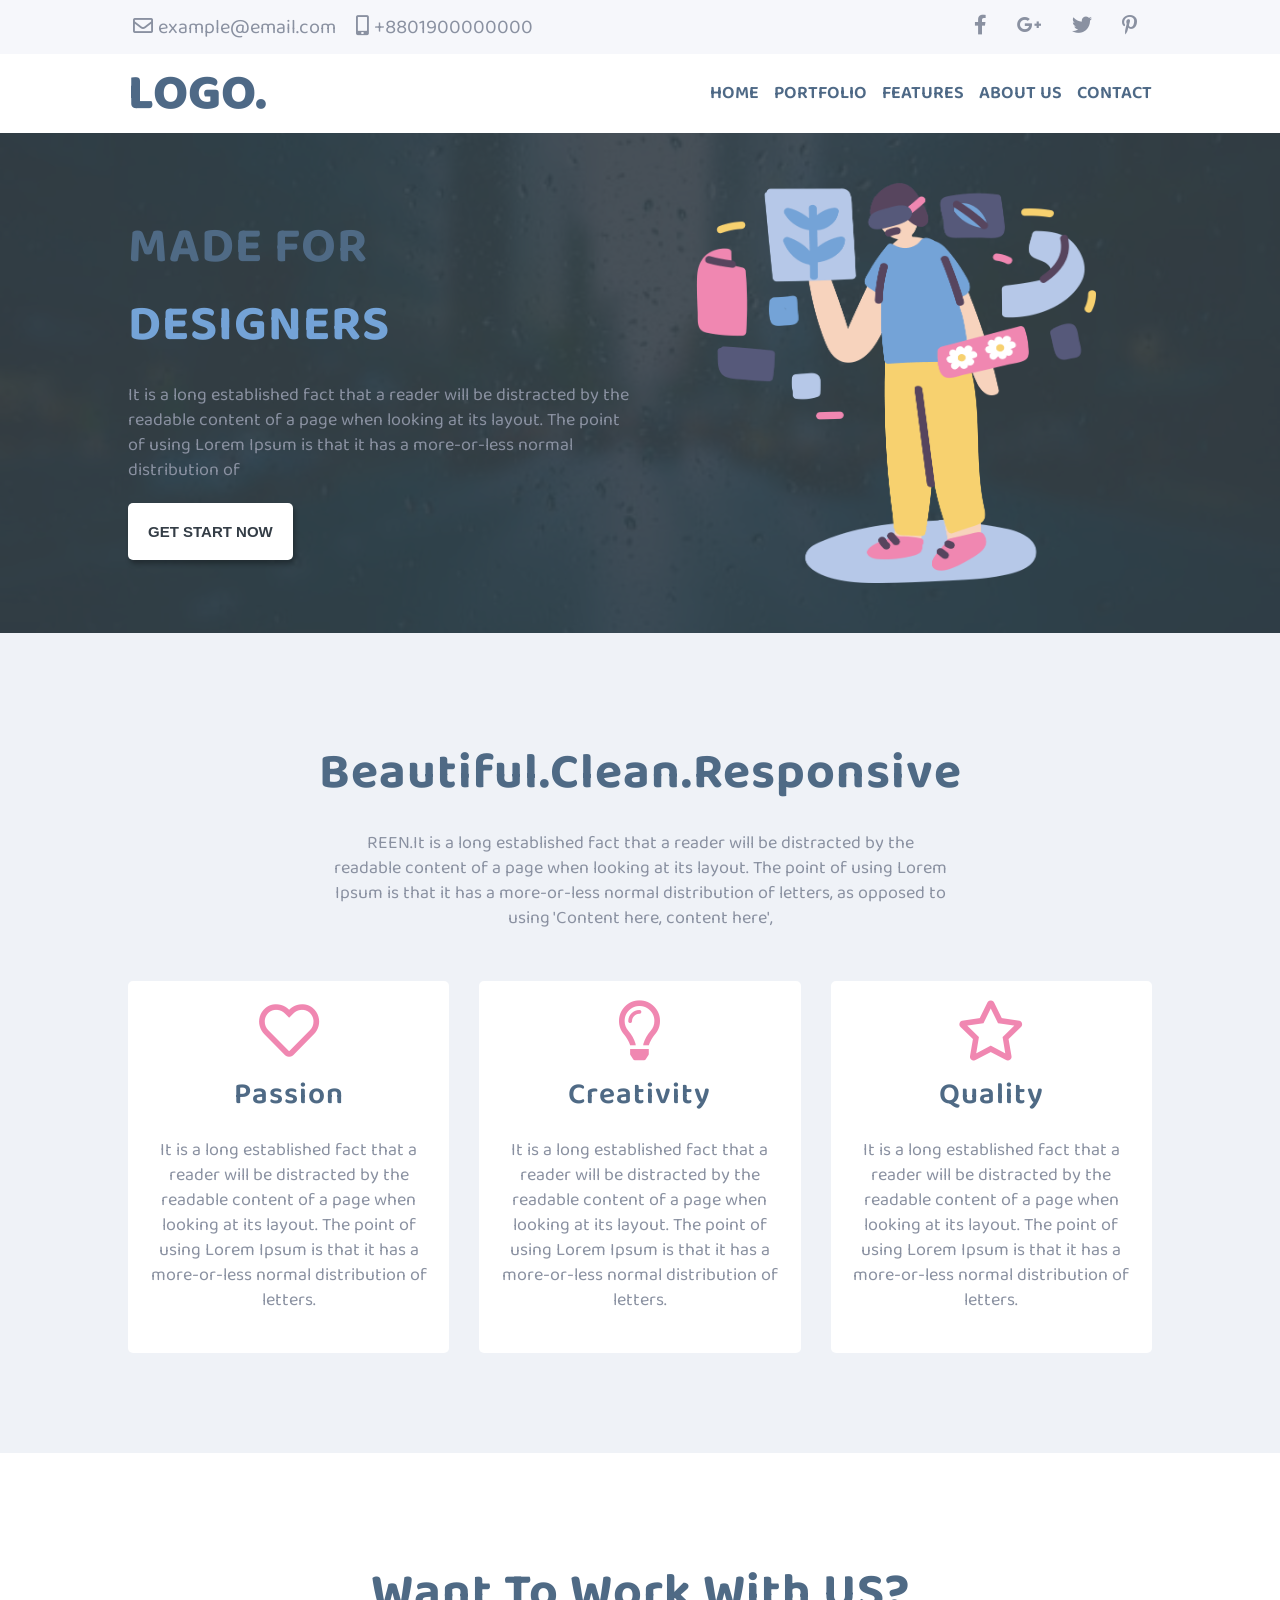
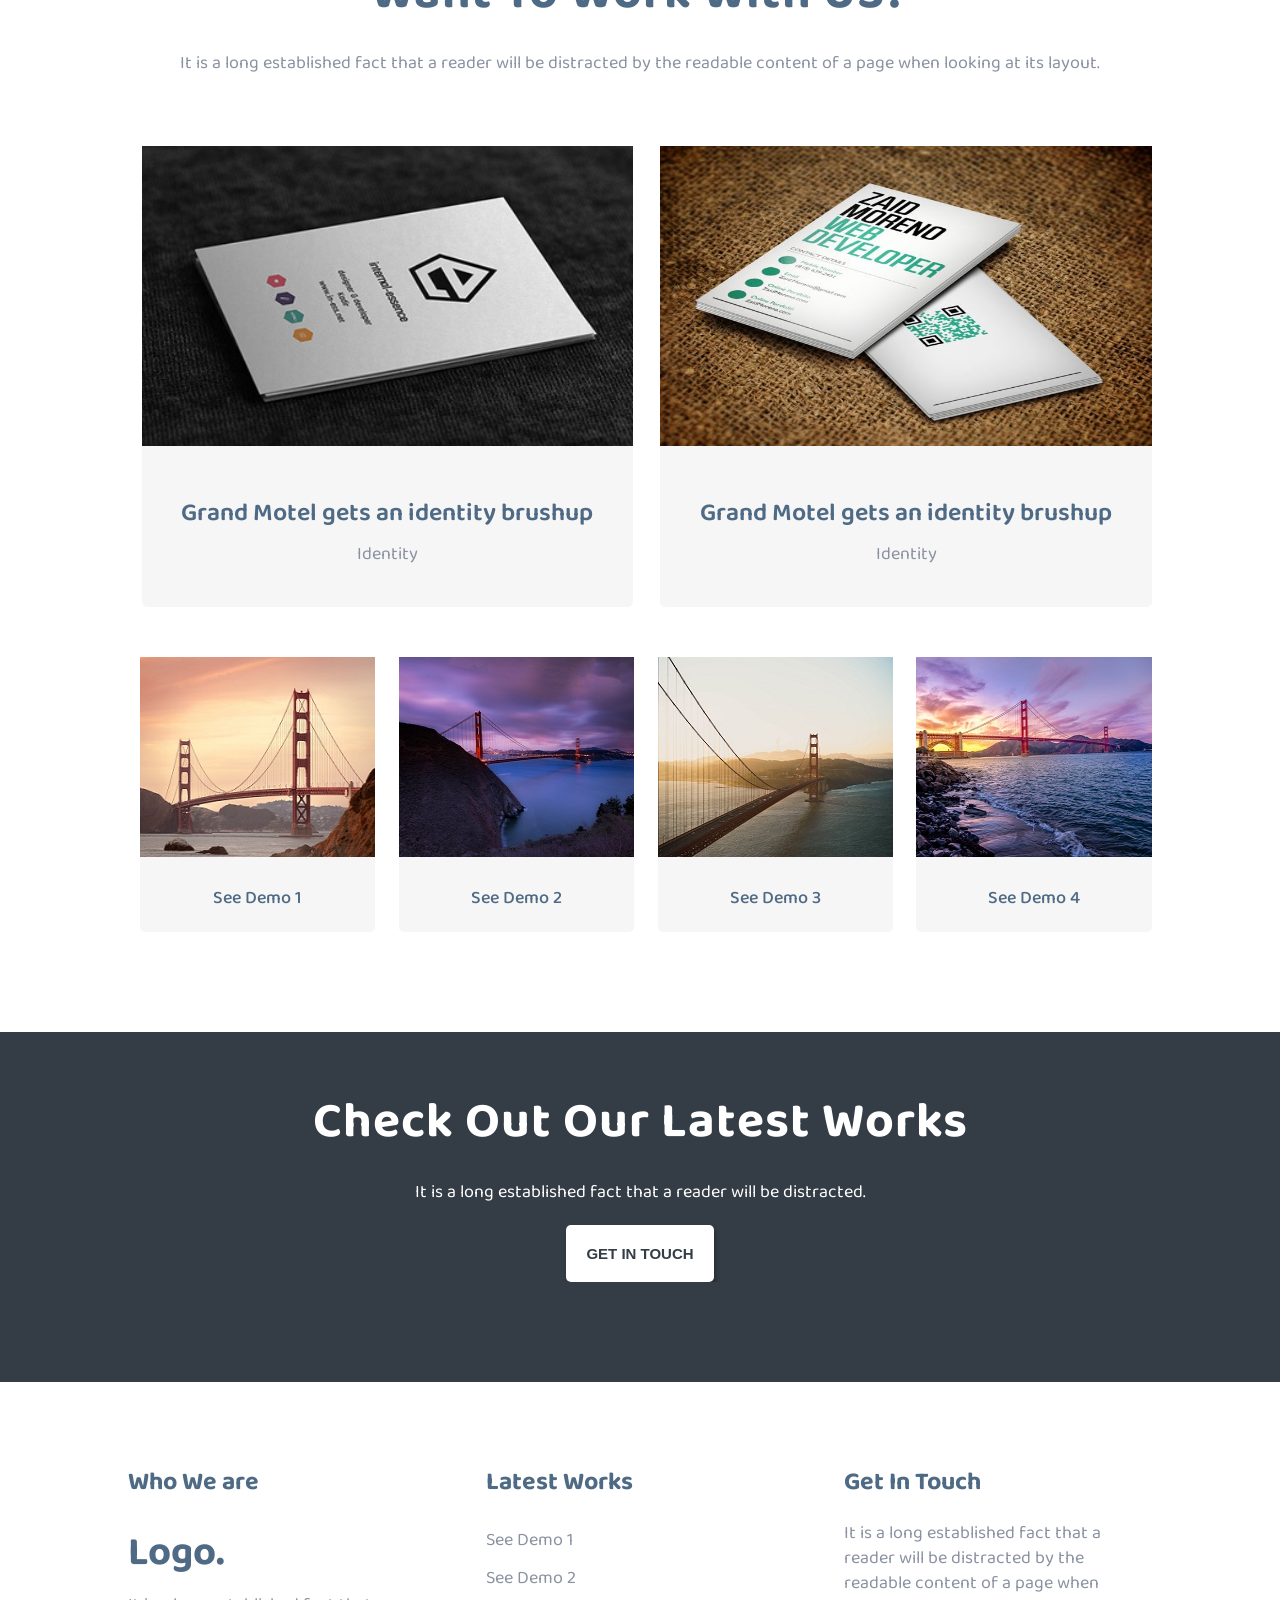
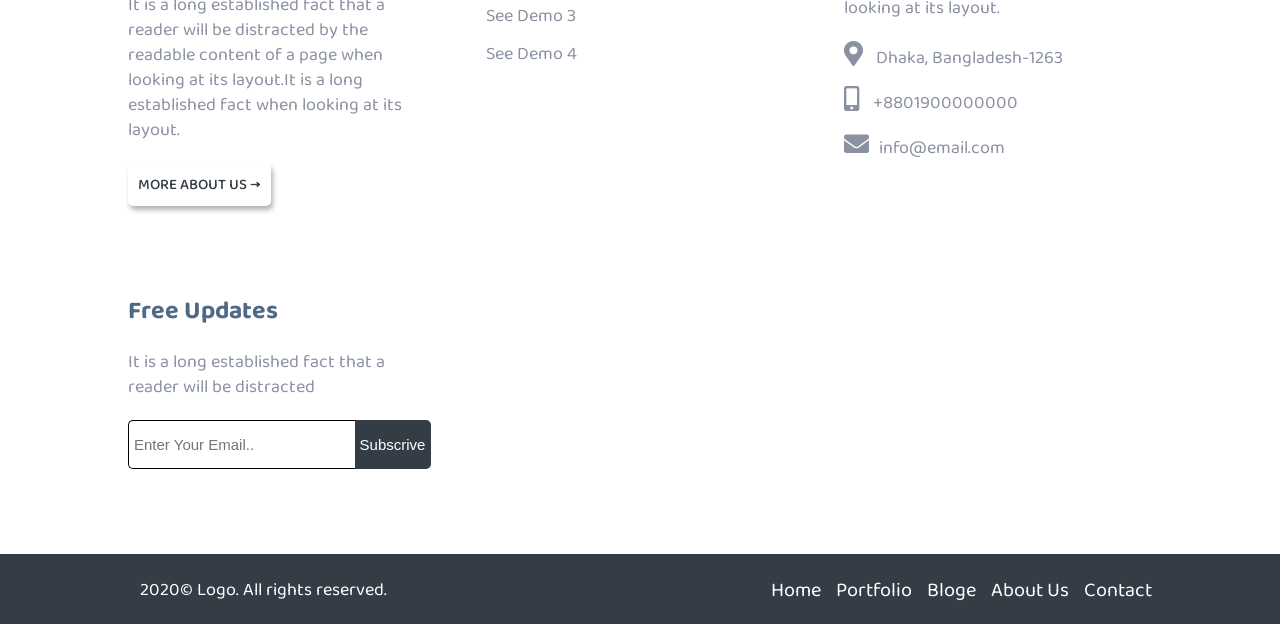
<file: index.html>
<!DOCTYPE HTML>
<html lang="en-US">
<head>
	<meta charset="UTF-8">
	<title>Logo.</title>
	<meta name="viewport" content="width=device-width, initial-scale=1.0">
	<link rel="stylesheet" href="https://use.fontawesome.com/releases/v5.2.0/css/all.css" integrity="sha384-hWVjflwFxL6sNzntih27bfxkr27PmbbK/iSvJ+a4+0owXq79v+lsFkW54bOGbiDQ" crossorigin="anonymous">
	<link rel="stylesheet" href="css/style.css" />
</head>
<body>
	<header id="header">
		<!-- Top nav -->
		
		<div class="contct_top">
			<div class="wrapper">
				<div class="row">
					 <!-- Top Left Address  -->
					<div class="cont-nav">
						<ul>
							<li><a href="#"><i class="far fa-envelope icon-padding"></i>example@email.com</a></li>
							<li><a href=""><i class="fas fa-mobile-alt"></i>+8801900000000</a></li>
						</ul>	
					</div>
					<!-- Top Right Icon -->
					<div class="cont-icon">
						<ul>
							<li><a href=""><i class="fab fa-facebook-f"></i></a></li>
							<li><a href=""><i class="fab fa-google-plus-g"></i></a></li>
							<li><a href=""><i class="fab fa-twitter"></i></a></li>
							<li ><a href=""><i class="fab fa-pinterest-p"></i></a></li>
						</ul>
					</div>
				</div>
			</div>
		</div>
		<!-- Main- Nav -->
		<div class="main-nav">
			<div class="wrapper">
				<div class="row">
					<!-- Brand Logo -->
					<a href="#" class="logo">Logo.</a>
					<!-- Main-Navbar -->
					<div class="menu-bar">
						<ul>
							<li><a href="#header" onclick="toggle()">Home</a></li>
							<li><a href="#portfolio" onclick="toggle()">Portfolio</a></li>
							<li><a href="#features" onclick="toggle()">Features</a></li>
							<li><a href="#aboutus" onclick="toggle()">About Us</a></li>
							<li><a href="#contact" onclick="toggle()">Contact</a></li>
						</ul>
					</div>
					<div class="toggle" onclick="toggle()"></div>
				</div>
			</div>
		</div>
		<!-- Hero -->
		<div class="hero">
			<div class="overlay">
				<div class="wrapper">
					<div class="row">
						<div class="hero-cont">
							<h1>MADE FOR <span>DESIGNERS</span></h1>
							<p>It is a long established fact that a reader will be distracted by the readable content of a page when looking at its layout. The point of using Lorem Ipsum is that it has a more-or-less normal distribution of</p>
							<button>Get Start Now</button>
						</div>
						<div class="hero-img">
							<img src="img/virtual-reality.png" alt="">
						</div>
					</div>
				</div>
			</div>
		</div>
	</header>
	<main>
		<!-- Personality Section -->
		<section class="sec-frst" id="features">
			<div class="wrapper">
				<div class="row">
					<div class="top-title">
						<h2>Beautiful.Clean.Responsive</h2>
						<p>REEN.It is a long established fact that a reader will be distracted by the readable content of a page when looking at its layout. The point of using Lorem Ipsum is that it has a more-or-less normal distribution of letters, as opposed to using 'Content here, content here',</p>
					</div>
				</div>
				<div class="row">
					<div class="personality">
						<div class="pers-col">
							<i class="far fa-heart"></i>
							<h4>Passion</h4>
							<p>It is a long established fact that a reader will be distracted by the readable content of a page when looking at its layout. The point of using Lorem Ipsum is that it has a more-or-less normal distribution of letters.</p>
						</div>
						<div class="pers-col">
							<i class="far fa-lightbulb"></i>
							<h4>Creativity</h4>
							<p>It is a long established fact that a reader will be distracted by the readable content of a page when looking at its layout. The point of using Lorem Ipsum is that it has a more-or-less normal distribution of letters.</p>
						</div>
						<div class="pers-col">
							<i class="far fa-star"></i>
							<h4>Quality</h4>
							<p>It is a long established fact that a reader will be distracted by the readable content of a page when looking at its layout. The point of using Lorem Ipsum is that it has a more-or-less normal distribution of letters.</p>
						</div>
					</div>
				</div>
			</div>
		</section>
		<!-- Our Work Demo -->
		<section class="sec-second" id="portfolio">
			<div class="wrapper">
				<div class="row">
					<div class="top-title">
						<h2>Want To Work With US?</h2>
						<p>It is a long established fact that a reader will be distracted by the readable content of a page when looking at its layout.</p>
					</div>
				</div>
				<div class="row">
					<div class="identity">
						<div class="iden-col">
							<img src="img/card-1.jpg" alt="">
							<h4>Grand Motel gets an identity brushup</h4>
							<p>Identity</p>
						</div>
						<div class="iden-col">
							<img src="img/card-2.jpg" alt="">
							<h4>Grand Motel gets an identity brushup</h4>
							<p>Identity</p>
						</div>
					</div>
				</div>
				<div class="row">
					<div class="demo-work">
						<div class="demo-col">
							<img src="img/sm-1.jpg" alt="">
							<h5>See Demo 1</h5>
						</div>
						<div class="demo-col">
							<img src="img/sm-2.jpg" alt="">
							<h5>See Demo 2</h5>
						</div>
						<div class="demo-col">
							<img src="img/sm-3.jpg" alt="">
							<h5>See Demo 3</h5>
						</div>
						<div class="demo-col">
							<img src="img/sm-4.jpg" alt="">
							<h5>See Demo 4</h5>
						</div>
					</div>
				</div>
			</div>
		</section>
		<!-- Get In Touch -->
		<section class="sec-third" id="contact">
			<div class="wrapper">
				<div class="row">
					<div class="top-title">
						<h2>Check Out Our Latest Works</h2>
						<p>It is a long established fact that a reader will be distracted.</p>
						<button>Get In Touch</button>
					</div>
				</div>
			</div>
		</section>
	</main>
	<!-- Footer -->
	<footer>
		<!-- Footer Links -->
		<div class="ftr-links">
			<div class="wrapper">
				<div class="row">
					<div class="ftr-links-wrap">
						<!-- About Us -->
						<div class="srt-about ftr-col">
						   <h5>Who We are</h5>
						   <h1>Logo.</h1>
						   <p class="fts">It is a long established fact that a reader will be distracted by the readable content of a page when looking at its layout.It is a long established fact  when looking at its layout.</p>
						   <a class="ftr-btn" href="#">More about us &rarr;</a>
						</div>
						<!-- Latest Work Links -->
						<div class="ftr-col lts-work">
						    <h5>Latest Works</h5>
							<div class="link">
							  	<a href="#">See Demo 1</a>
							  	<a href="#">See Demo 2</a>
							  	<a href="#">See Demo 3</a>
							  	<a href="#">See Demo 4</a>
						    </div>
						</div>
						<!-- Get In Touch -->
						<div class="ftr-col">
						   <h5>Get In Touch</h5>
						   <p>It is a long established fact that a reader will be distracted by the readable content of a page when looking at its layout.</p>
						   <i class="fas fa-map-marker-alt fti"></i> <small>Dhaka, Bangladesh-1263</small> <br />
						   <i class="fas fa-mobile-alt fti"></i> <small>+8801900000000</small> <br />
						   <i class="fas fa-envelope fti"></i><small>info@email.com</small> <br />
						</div>
						<!-- Subscribe -->
						<div class="ftr-col">
						   <h5>Free Updates</h5>
						   <p>It is a long established fact that a reader will be distracted</p>
						   <div class="ftr-form">
			                    <input type="email" placeholder="Enter Your Email.." required>
			                    <button type="button">Subscrive</button>
			               </div>
						</div>
					</div>
				</div>
			</div>
		</div>
		<div class="copyright">
			<div class="wrapper">
				<div class="row">
					<div class="cpt-wrap">
					    <p>2020&copy Logo. All rights reserved.</p>
						<ul class="ftr-nav">
					    	<li><a href="#">Home</a></li>
							<li><a href="#">Portfolio</a></li>
							<li><a href="#">Bloge</a></li>
							<li><a href="#">About Us</a></li>
							<li><a href="#">Contact</a></li>
					    </ul>
					</div>
				</div>
			</div>
		</div>
	</footer>

	
	
<script src="https://code.jquery.com/jquery-3.4.1.slim.min.js" ></script>	
<script>
	function toggle(){
		var header = document.querySelector("header");
		header.classList.toggle("active");
	}
</script>	
	
	
</body>
</html>
</file>
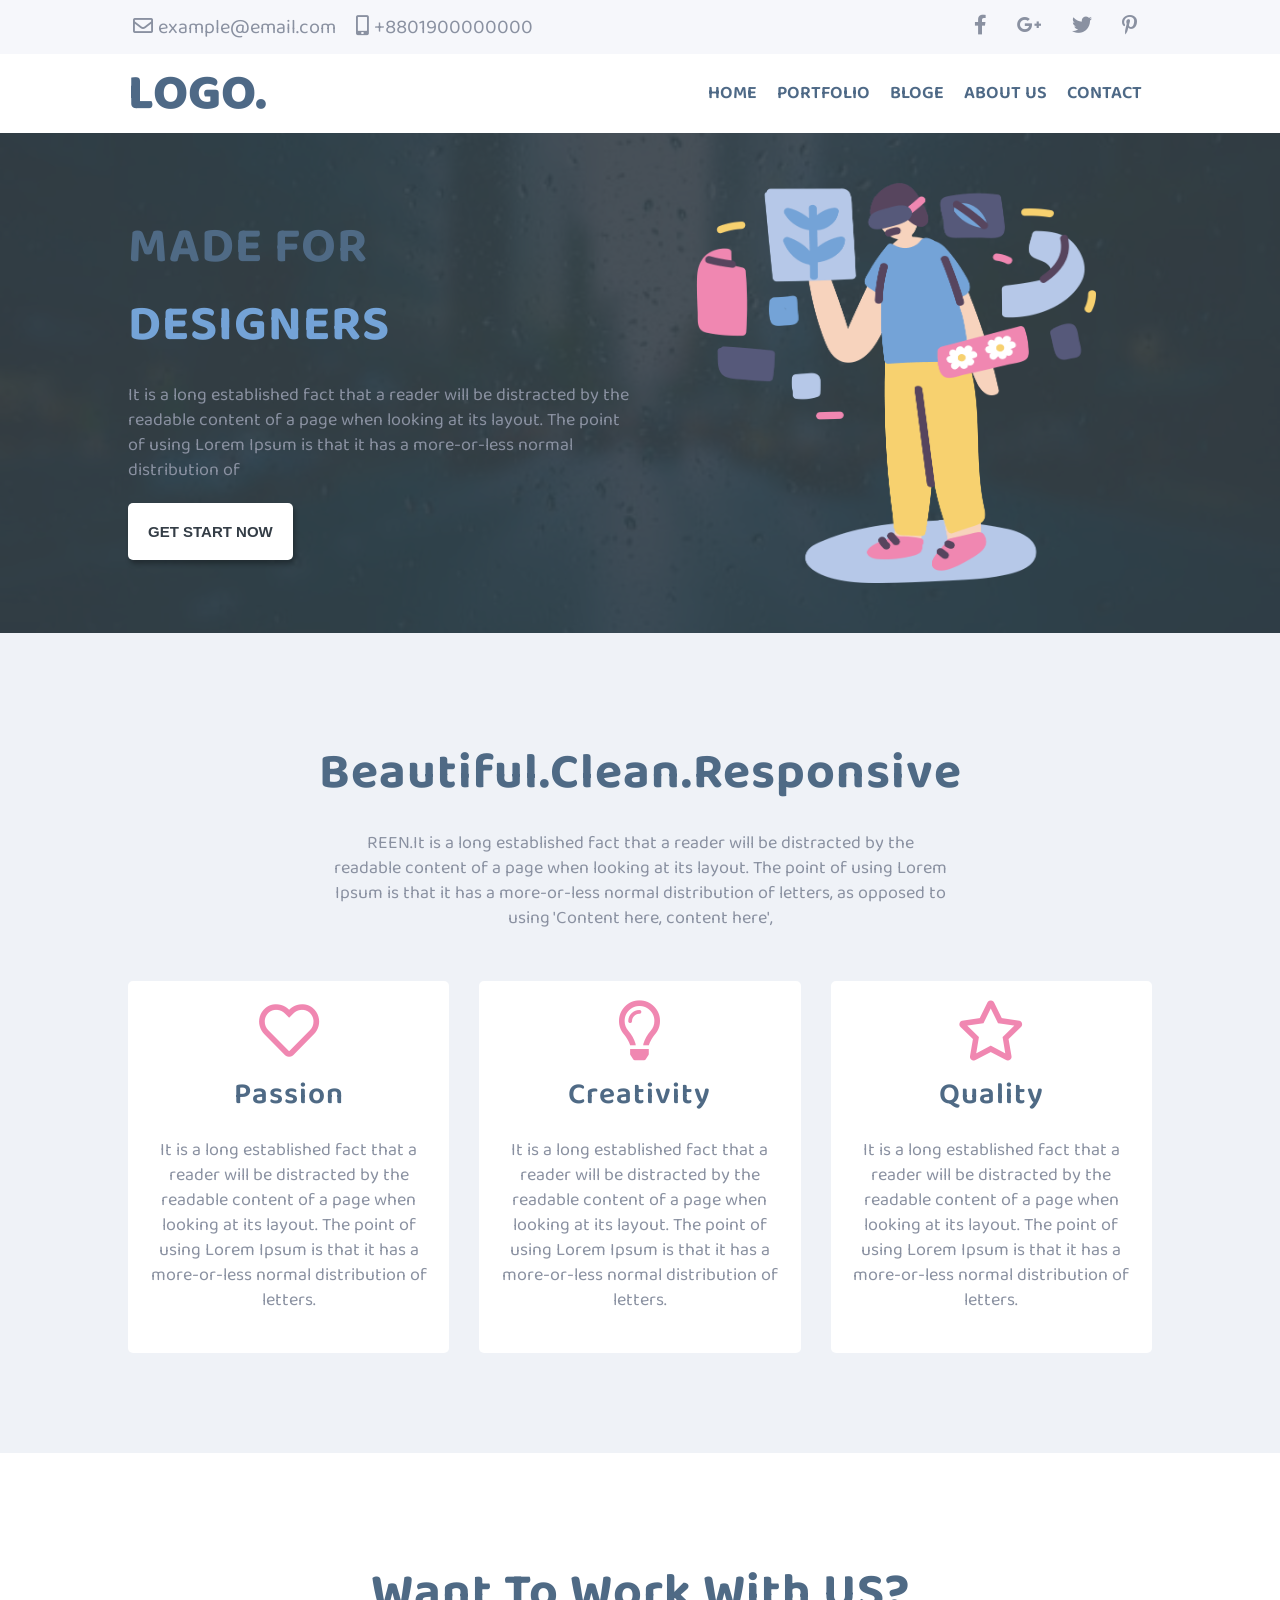
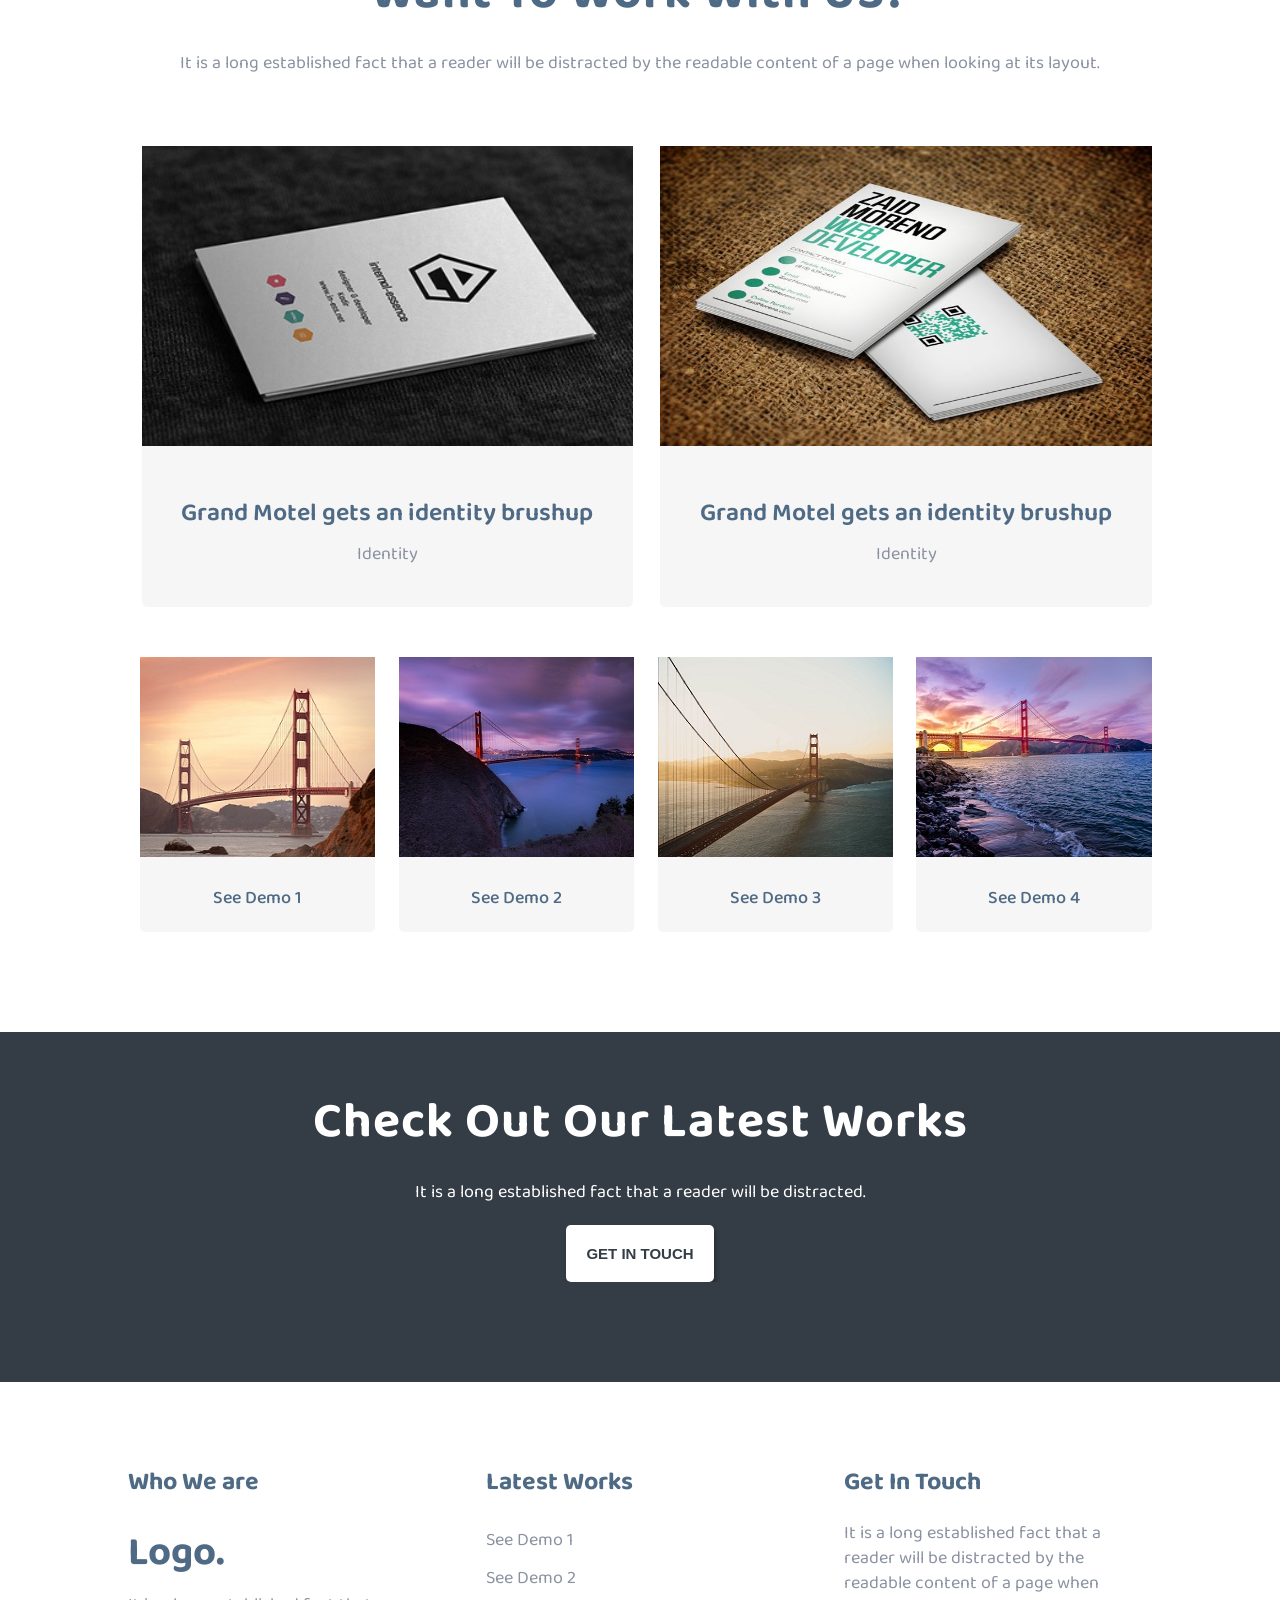
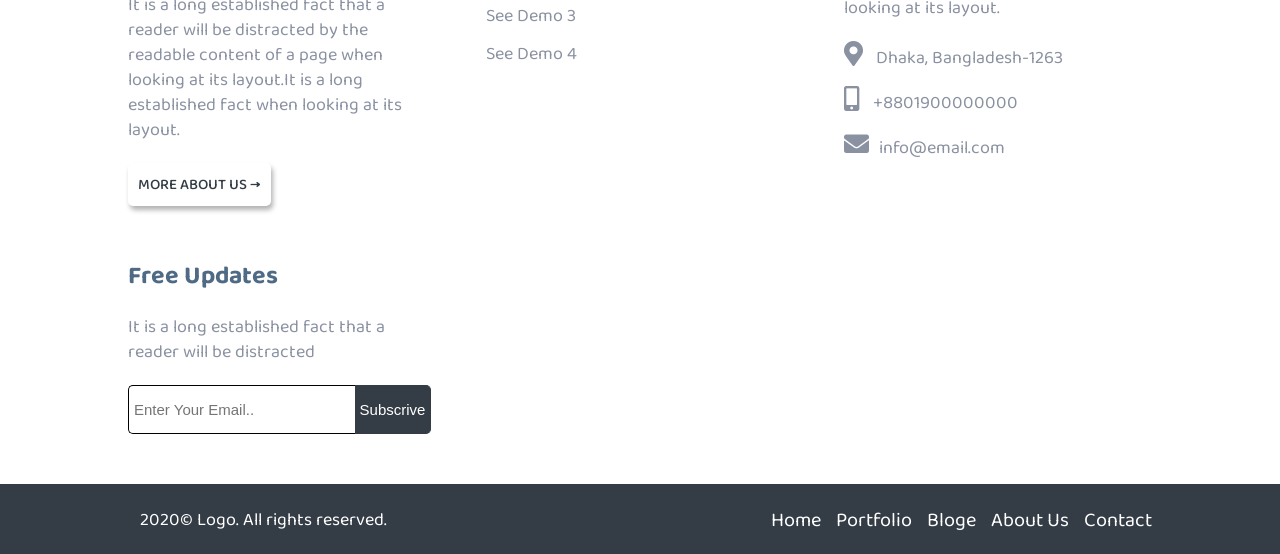
<file: logodot/index.html>
<!DOCTYPE HTML>
<html lang="en-US">
<head>
	<meta charset="UTF-8">
	<title>REEN.HOME</title>
	<meta name="viewport" content="width=device-width, initial-scale=1.0">
	<link rel="stylesheet" href="https://use.fontawesome.com/releases/v5.2.0/css/all.css" integrity="sha384-hWVjflwFxL6sNzntih27bfxkr27PmbbK/iSvJ+a4+0owXq79v+lsFkW54bOGbiDQ" crossorigin="anonymous">
	<link rel="stylesheet" href="css/style.css" />
</head>
<body>
	<header id="header">
		<!-- Top nav -->
		
		<div class="contct_top">
			<div class="wrapper">
				<div class="row">
					 <!-- Top Left Address  -->
					<div class="cont-nav">
						<ul>
							<li><a href="#"><i class="far fa-envelope icon-padding"></i>example@email.com</a></li>
							<li><a href=""><i class="fas fa-mobile-alt"></i>+8801900000000</a></li>
						</ul>	
					</div>
					<!-- Top Right Icon -->
					<div class="cont-icon">
						<ul>
							<li><a href=""><i class="fab fa-facebook-f"></i></a></li>
							<li><a href=""><i class="fab fa-google-plus-g"></i></a></li>
							<li><a href=""><i class="fab fa-twitter"></i></a></li>
							<li ><a href=""><i class="fab fa-pinterest-p"></i></a></li>
						</ul>
					</div>
				</div>
			</div>
		</div>
		<!-- Main- Nav -->
		<div class="main-nav">
			<div class="wrapper">
				<div class="row">
					<!-- Brand Logo -->
					<a href="#" class="logo">Logo.</a>
					<!-- Main-Navbar -->
					<div class="menu-bar">
						<ul>
							<li><a href="#" onclick="toggle()">Home</a></li>
							<li><a href="#" onclick="toggle()">Portfolio</a></li>
							<li><a href="#" onclick="toggle()">Bloge</a></li>
							<li><a href="#" onclick="toggle()">About Us</a></li>
							<li><a href="#" onclick="toggle()">Contact</a></li>
						</ul>
					</div>
					<div class="toggle" onclick="toggle()"></div>
				</div>
			</div>
		</div>
		<!-- Hero -->
		<div class="hero">
			<div class="overlay">
				<div class="wrapper">
					<div class="row">
						<div class="hero-cont">
							<h1>MADE FOR <span>DESIGNERS</span></h1>
							<p>It is a long established fact that a reader will be distracted by the readable content of a page when looking at its layout. The point of using Lorem Ipsum is that it has a more-or-less normal distribution of</p>
							<button>Get Start Now</button>
						</div>
						<div class="hero-img">
							<img src="img/virtual-reality.png" alt="">
						</div>
					</div>
				</div>
			</div>
		</div>
	</header>
	<main>
		<!-- Personality Section -->
		<section class="sec-frst">
			<div class="wrapper">
				<div class="row">
					<div class="top-title">
						<h2>Beautiful.Clean.Responsive</h2>
						<p>REEN.It is a long established fact that a reader will be distracted by the readable content of a page when looking at its layout. The point of using Lorem Ipsum is that it has a more-or-less normal distribution of letters, as opposed to using 'Content here, content here',</p>
					</div>
				</div>
				<div class="row">
					<div class="personality">
						<div class="pers-col">
							<i class="far fa-heart"></i>
							<h4>Passion</h4>
							<p>It is a long established fact that a reader will be distracted by the readable content of a page when looking at its layout. The point of using Lorem Ipsum is that it has a more-or-less normal distribution of letters.</p>
						</div>
						<div class="pers-col">
							<i class="far fa-lightbulb"></i>
							<h4>Creativity</h4>
							<p>It is a long established fact that a reader will be distracted by the readable content of a page when looking at its layout. The point of using Lorem Ipsum is that it has a more-or-less normal distribution of letters.</p>
						</div>
						<div class="pers-col">
							<i class="far fa-star"></i>
							<h4>Quality</h4>
							<p>It is a long established fact that a reader will be distracted by the readable content of a page when looking at its layout. The point of using Lorem Ipsum is that it has a more-or-less normal distribution of letters.</p>
						</div>
					</div>
				</div>
			</div>
		</section>
		<!-- Our Work Demo -->
		<section class="sec-second">
			<div class="wrapper">
				<div class="row">
					<div class="top-title">
						<h2>Want To Work With US?</h2>
						<p>It is a long established fact that a reader will be distracted by the readable content of a page when looking at its layout.</p>
					</div>
				</div>
				<div class="row">
					<div class="identity">
						<div class="iden-col">
							<img src="img/card-1.jpg" alt="">
							<h4>Grand Motel gets an identity brushup</h4>
							<p>Identity</p>
						</div>
						<div class="iden-col">
							<img src="img/card-2.jpg" alt="">
							<h4>Grand Motel gets an identity brushup</h4>
							<p>Identity</p>
						</div>
					</div>
				</div>
				<div class="row">
					<div class="demo-work">
						<div class="demo-col">
							<img src="img/sm-1.jpg" alt="">
							<h5>See Demo 1</h5>
						</div>
						<div class="demo-col">
							<img src="img/sm-2.jpg" alt="">
							<h5>See Demo 2</h5>
						</div>
						<div class="demo-col">
							<img src="img/sm-3.jpg" alt="">
							<h5>See Demo 3</h5>
						</div>
						<div class="demo-col">
							<img src="img/sm-4.jpg" alt="">
							<h5>See Demo 4</h5>
						</div>
					</div>
				</div>
			</div>
		</section>
		<!-- Get In Touch -->
		<section class="sec-third">
			<div class="wrapper">
				<div class="row">
					<div class="top-title">
						<h2>Check Out Our Latest Works</h2>
						<p>It is a long established fact that a reader will be distracted.</p>
						<button>Get In Touch</button>
					</div>
				</div>
			</div>
		</section>
	</main>
	<!-- Footer -->
	<footer>
		<!-- Footer Links -->
		<div class="ftr-links">
			<div class="wrapper">
				<div class="row">
					<div class="ftr-links-wrap">
						<!-- About Us -->
						<div class="srt-about ftr-col">
						   <h5>Who We are</h5>
						   <h1>Logo.</h1>
						   <p class="fts">It is a long established fact that a reader will be distracted by the readable content of a page when looking at its layout.It is a long established fact  when looking at its layout.</p>
						   <a class="ftr-btn" href="#">More about us &rarr;</a>
						</div>
						<!-- Latest Work Links -->
						<div class="ftr-col lts-work">
						    <h5>Latest Works</h5>
							<div class="link">
							  	<a href="#">See Demo 1</a>
							  	<a href="#">See Demo 2</a>
							  	<a href="#">See Demo 3</a>
							  	<a href="#">See Demo 4</a>
						    </div>
						</div>
						<!-- Get In Touch -->
						<div class="ftr-col">
						   <h5>Get In Touch</h5>
						   <p>It is a long established fact that a reader will be distracted by the readable content of a page when looking at its layout.</p>
						   <i class="fas fa-map-marker-alt fti"></i> <small>Dhaka, Bangladesh-1263</small> <br />
						   <i class="fas fa-mobile-alt fti"></i> <small>+8801900000000</small> <br />
						   <i class="fas fa-envelope fti"></i><small>info@email.com</small> <br />
						</div>
						<!-- Subscribe -->
						<div class="ftr-col">
						   <h5>Free Updates</h5>
						   <p>It is a long established fact that a reader will be distracted</p>
						   <div class="ftr-form">
			                    <input type="email" placeholder="Enter Your Email.." required>
			                    <button type="button">Subscrive</button>
			               </div>
						</div>
					</div>
				</div>
			</div>
		</div>
		<div class="copyright">
			<div class="wrapper">
				<div class="row">
					<div class="cpt-wrap">
					    <p>2020&copy Logo. All rights reserved.</p>
						<ul class="ftr-nav">
					    	<li><a href="#">Home</a></li>
							<li><a href="#">Portfolio</a></li>
							<li><a href="#">Bloge</a></li>
							<li><a href="#">About Us</a></li>
							<li><a href="#">Contact</a></li>
					    </ul>
					</div>
				</div>
			</div>
		</div>
	</footer>

	
	
	
<script>
	function toggle(){
		var header = document.querySelector("header");
		header.classList.toggle("active");
	}
</script>	
	
	
</body>
</html>
</file>
<file: css/style.css>
@import url('https://fonts.googleapis.com/css?family=Baloo+Thambi+2:400,500,600,700,800&display=swap&subset=latin-ext,tamil');
*{
	margin: 0;
	padding: 0;
}
html{
	scroll-behavior: smooth;
}
body{
	font-family: 'Baloo Thambi 2', cursive;
	font-size:14px;
	color:#8A91A1;
	box-sizing: border-box;
	overflow-x: hidden;
}
h1,
h2,
h3,
h4,
h5,
h6{
	color: #4F6A85;
}
p{
	font-size: 18px;
	line-height: 25px;
	margin-bottom: 20px;
	color: #8A91A1;
}
.wrapper{
	width: 80%;
	margin: 0 auto;
	position: relative;
}
.row{
	position: relative;
	width: 100%;
	height: 100%;
	display: flex;
	align-items: center;
	justify-content: space-between;
	flex-wrap: wrap;
}
.contct_top{
	background-color: #F6F7FB; 
}
/*Top Contact Navbar*/
.cont-nav{
    align-items: center;
    display: flex;
    justify-content: space-between;
}
.cont-nav ul{
	float: left;
}
.cont-nav ul li{
	list-style: none;
	float: left;
	margin-right: 10px;
}
.cont-nav ul li a{
    text-decoration: none;
    font-size: 20px;
    color: #8A91A1;
    padding: 10px 5px 10px;/*
    align-items: center;
    display: flex;*/
}
.cont-nav ul li a i{
    margin-right: 5px;
    font-size: 20px;
    color: #8A91A1;
}
/*Top Contact Icon*/
.cont-icon{
	float: right;
}
.cont-icon ul{}
.cont-icon ul li{
	float: left;
	list-style: none;
	padding: 15px;
}
.cont-icon ul li a{
	text-decoration: none;
	color: #8A91A1;
}
.cont-icon ul li a i{
	font-size: 20px;
}
/*Main-Navbar*/
.main-nav{
	background: #fff;
	height: 79px;
	width: 100%;
}
.main-nav .logo{
	font-size: 50px;
	color: #4E6986;
	text-transform: uppercase;
	text-decoration: none;
	font-weight: 800;
}
.main-nav .menu-bar ul{
	position: relative;
	display: flex;
	justify-content: right;
	align-items: center;
	margin: 0;
}
.main-nav .menu-bar li{
	display: flex;
	align-items: center;
	justify-content: right;
	list-style: none;
	padding-left: 15px;
}
.main-nav .menu-bar li a{
	font-size: 18px;
	color: #4E6986;
	font-weight: 600;
	text-decoration: none;
	text-transform: uppercase;
	transition: 0.5s;
}
.main-nav .menu-bar li:hover a{
	color: #343D46;
}
.toggle{
	display: none;
}


/*hero*/
.hero{
	background: url(../img/section-bg.jpeg);
	min-height: 400px;
	background-repeat: no-repeat;
	background-position: center;
	background-size: cover;
	align-items: center;
	display: flex;
	flex-wrap: wrap;
	padding: 50px 0;
	position: relative;

}
.hero .overlay{
	background-color:rgb(52,61,70,0.9);
	position: absolute;
	left: 0;
	top: 0;
	width: 100%;
	height: 100%;
}
.hero .hero-cont{
	width: 50%;
	display: block;
	padding-top: 50px;
}
.hero .hero-cont h1{
	font-size: 50px;
	margin-bottom: 20px;
	font-weight: 700;
	letter-spacing: 1px;
}
.hero .hero-cont h1 span{
	color: #74A3D7;
}
.hero .hero-cont p{
	font-size: 18px;
	line-height: 25px;
	margin-bottom: 20px;
}
.hero .hero-cont button{
	font-size: 15px;
	font-weight: 600;
	text-transform: uppercase;
	color: #343D46;
	background: #fff;
	border: none;
	border-radius: 5px;
	outline: none;
	padding: 20px;
	transition: 0.5s;
	box-shadow: 2px 4px 5px rgb(0,0,0,0.30);
}
.hero .hero-cont button:hover{
	background: #74A3D7;
	color: #fff;
}
.hero .hero-img{
	width: 50%;
	justify-content: center;
	display: flex;
	align-items: center;
	flex-wrap: wrap;
	padding-top: 50px;
}
.hero .hero-img img{
	height: 400px;
	width: 400px;
}
/*Personality Section*/

.sec-frst,.sec-second{
	text-align: center;
	padding: 100px 0;
	min-height: 300px;
}
.sec-frst{
	background: #eff2f7;
}


/*top title style for all section*/
.top-title{
    text-align: center;
    justify-content: center;
    display: block;
    overflow: hidden;
    width: 100%;
}
.top-title h2{
	font-size: 50px;
	margin-bottom: 20px;
	font-weight: 700;
	letter-spacing: 1px;
	width: 100%;
}
.top-title p{
}
/*top title end*/

.sec-frst p{
	padding: 0 20%;
}
.sec-frst .personality{
	position: relative;
    display: grid;
    grid-template-columns: repeat(auto-fit,minmax(250px,1fr));
    grid-gap: 30px;
    max-width: 100%;
    margin-top: 30px;
	border-radius: 5px;
	transition: 0.5s;
}
/*.sec-frst .personality{
	display: flex;
	align-items: center;
	justify-content: center;
	flex-wrap: wrap;
	width: 100%; 
	margin-top: 50px;
}*/
.sec-frst .personality .pers-col{
	width: 100%;
	height: 100%;
	background: #fff;
	border-radius: 5px;
	transition: 0.5s;
}
.sec-frst .personality .pers-col:last-child{
	margin-right: 0px;
}
.sec-frst .personality .pers-col:hover{
	box-shadow: 2px 4px 6px rgb(0,0,0,0.10);
}
.sec-frst .personality .pers-col i{
	font-size: 60px;
	color: #F087B1;
	margin-top: 20px;
	margin-bottom: 10px;
}
.sec-frst .personality .pers-col h4{
	font-size: 30px;
	font-weight: 600;
	letter-spacing: 1px;
}
.sec-frst .personality .pers-col p{
	padding: 20px;
}
 /*Work Demo*/

.sec-second{}
.sec-second h2{}
.sec-second p{}
.sec-second .identity{
	display: flex;
	align-items: center;
	justify-content: center;
	flex-wrap: wrap;
	width: 100%;
}
.sec-second .identity .iden-col{
	width: 48%;
	height: 100%;
	margin: 0 auto;
	background: #f5f5f5e0;
	border-radius: 5px;
	transition: 0.5s;
	padding-bottom: 20px;
	margin-top: 50px;
}
.sec-second .identity .iden-col:last-child{
	margin-right: 0px;
}
.sec-second .identity .iden-col:hover{
	box-shadow: 2px 4px 6px rgb(0,0,0,0.10);
}
.sec-second .identity .iden-col img{
	width: 100%;
	margin:0;
	padding: 0;
	height: 300px;
}
.sec-second .identity .iden-col h4{
	font-size: 25px;
	font-weight: 600;
	padding: 10px;
	margin-top: 30px;
}
.sec-second .demo-work{
	display: flex;
	align-items: center;
	justify-content: center;
	flex-wrap: wrap;
	width: 100%;
}
.sec-second .demo-col{
	width: 23%;
	height: 100%;
	margin: 0 auto;
	background: #f6f6f6;
	border-radius: 5px;
	transition: 0.5s;
	margin-top: 50px;
}
.sec-second .demo-col img{
	width: 100%;
	height: 200px;
	margin-bottom: 20px;
}
.sec-second .demo-col:last-child{
	margin-right: 0px;
}
.sec-second .demo-col h5{
    font-size: 18px;
    font-weight: 500;
    text-align: center;
    margin-bottom: 20px;
}
/*Get In Touch*/

.sec-third{
	background: #343D46;
	min-height: 250px;
	padding: 50px;
}
.sec-third h2{
	color: #fff;
}
.sec-third p{
	color: #fff;
}
.sec-third button{
	font-size: 15px;
	font-weight: 600;
	text-transform: uppercase;
	color: #343D46;
	background: #fff;
	border: none;
	border-radius: 5px;
	outline: none;
	padding: 20px;
	transition: 0.5s;
	box-shadow: 2px 4px 5px rgb(0,0,0,0.30);
}
.sec-third button:hover{
	background: #74A3D7;
	color: #fff;
}

/*Footer*/
.ftr-links {
    height: 100%;
    padding: 50px 0;
}
.ftr-links .ftr-links-wrap{
	display: flex;
	align-items: flex-start;
}
.ftr-links .ftr-links-wrap {
    position: relative;
    display: grid;
    grid-template-columns: repeat(auto-fit,minmax(250px,1fr));
    grid-gap: 50px;
    max-width: 100%;
    margin-top: 30px;
}
.ftr-links .ftr-col{
	margin-bottom: 35px;
}
.ftr-links .ftr-col h5 {
    font-size: 25px;
    margin-bottom: 20px;
}
.ftr-links .ftr-col h1{
	color: #4F6A85;
    font-size: 40px;
    margin-bottom: 10px;
}
.ftr-links .ftr-col .ftr-btn{
	font-size: 15px;
	font-weight: 500;
	text-transform: uppercase;
	text-decoration: none;
	color: #343D46;
	background: #fff;
	border: none;
	border-radius: 5px;
	outline: none;
	padding: 10px;
	transition: 0.5s;
	box-shadow: 2px 4px 5px rgb(0,0,0,0.30);
	display: inline-block;
}
.ftr-links .ftr-col .ftr-btn:hover{
	background: #74A3D7;
	color: #fff;
}
.ftr-links .ftr-col.lts-work a {
    display: block;
    color: #8A91A1;
    text-decoration: none;
    padding: 5px 0px;
    font-size: 18px;
    width: fit-content;
    position: relative;
}
.ftr-links .ftr-col.lts-work a::after {
    content: '';
    position: absolute;
    height:1px;
    width: 0%;
    background: #343D46;
    bottom: 0;
    left: 0;
    opacity: 0;
    transition: 0.5s;
}
.ftr-links .ftr-col.lts-work a:hover::after {
    border-bottom: 1px solid #ddd;
    width: fit-content;
    height:1px;
    width: 100%;
    background: #343D46;
    opacity: 1;
}
.ftr-links .ftr-col i{
	font-size: 25px;
	margin-right: 10px;
	margin-bottom: 20px;
}
.ftr-links .ftr-col small{
    font-size: 18px;
    margin-bottom: 20px;
}

.ftr-links .ftr-col .ftr-form{
    display: flex;
    box-sizing: border-box;
    width: 100%;
    align-items: center;
    justify-content: flex-start;

}
.ftr-links .ftr-col .ftr-form input,
.ftr-links .ftr-col .ftr-form button{
    padding: 15px 5px;
	border: none;
	outline: none;
	font-size: 15px;
}
.ftr-links .ftr-col .ftr-form input{
	border-radius: 5px 0 0 5px;
	background: #fff;
	color: #343D46;
	border-top: 1px solid #000;
	border-bottom: 1px solid #000;
	border-left: 1px solid #000;
	width: 70%;
}
.ftr-links .ftr-col .ftr-form button{
	border-radius: 0 5px 5px 0;
	background: #343D46;
	color: #fff;
	cursor: pointer;
	border-top: 1px solid #343D46;
	border-bottom: 1px solid #343D46;
	border-right: 1px solid #343D46;
}

/*Copyright*/
.copyright{
	background: #343D46;
	height: 70px;
}
.copyright .cpt-wrap{
	display: flex;
	align-items: center;
	justify-content: space-between;
	width: 100%;
	margin-top: 20px;
}
.copyright .cpt-wrap p{
	color: #fff;
	margin-left: 11.5px;
	margin-bottom: 0px;

}
.copyright .cpt-wrap ul{
	float: right;
}
.copyright .cpt-wrap ul li{
	float: left;
	list-style: none;
	margin-left: 15px;
}
.copyright .cpt-wrap ul li a{
	text-decoration: none;
	color: #fff;
	font-size: 20px;
}
.copyright .cpt-wrap ul li:hover a{
	color: #00B386;
}



/*           Responsive
**********************************/

@media (max-width: 575.98px) { 
p {
    font-size: 15px;
    line-height: 20px;
    margin-bottom: 20px;
}
.hero {
    height: 730px;
}
.cont-nav {
    display: block;
}
.cont-nav ul li a i {
    font-size: 15px;
}
.cont-icon ul li a i {
    font-size: 15px;
}
.cont-nav ul li a {
    font-size: 12px;
    padding: 5px 0px 5px;
}
.cont-icon ul li {
    padding: 5px;
}
.main-nav {
    height: 55px;
}
.main-nav .logo {
    font-size: 35px;
}
.hero .hero-img {
    width: 100%;
    order: 1;
}
.hero .hero-img img {
    height: 300px;
    width: 300px;
}
.hero .hero-cont {
    width: 100%;
    padding-top: 50px;
    order: 2;
    padding-right: 40px;
}
.hero .hero-cont h1 {
    font-size: 35px;
    margin-bottom: 15px;
    line-height: 30px;
}
.hero .hero-cont button {
    font-size: 12px;
    padding: 15px;
}
.top-title h2 {
    font-size: 30px;
    letter-spacing: 0px;
}
.sec-frst p {
    padding: 0 12%;
}
.sec-frst .personality .pers-col {
    width: 100%;
    margin-right: 0;
    margin-bottom: 30px;
}
.sec-frst .personality .pers-col p {
    padding: 25px 56px;
}
.sec-second .identity .iden-col {
    width: 100%;
}
.sec-second .demo-col {
    width: 45%;
}
.sec-second .demo-col img {
    height: 160px;
}
.sec-third button {
    font-size: 12px;
    padding: 15px;
}
.sec-third {
    min-height: 180px;
}
.copyright {
    height: 60px;
}
.ftr-links .ftr-links-wrap {
    display: block;
}
.ftr-links .ftr-col {
    width: 100%;
}
.ftr-links .ftr-col .ftr-form {
    justify-content: flex-start;
}
ul.ftr-nav {
    display: none;
}
.copyright .cpt-wrap {
    justify-content: center;
}

/*end*/
}
/***************************************************************************************/

@media (min-width: 576px) and (max-width: 767.98px) {

.cont-nav {
    display: block;
}
.cont-nav ul li a i {
    font-size: 15px;
}
.cont-icon ul li a i {
    font-size: 15px;
}
.cont-nav ul li a {
    font-size: 15px;
    padding: 5px 0px 5px;
}
.cont-icon ul li {
    padding: 5px;
}
.main-nav {
    height: 55px;
}
.main-nav .logo {
    font-size: 35px;
}
.hero .hero-img {
    width: 45%;
}
.hero .hero-img img {
    height: 280px;
    width: 280px;
}
.hero .hero-cont {
    width: 45%;
    padding-top: 50px;
    padding-right: 40px;
}
.hero .hero-cont h1 {
    font-size: 35px;
    margin-bottom: 15px;
    line-height: 30px;
}
.hero .hero-cont button {
    font-size: 12px;
    padding: 15px;
}
.top-title h2 {
    font-size: 30px;
    letter-spacing: 0px;
}
.sec-frst p {
    padding: 0 12%;
}
.sec-frst .personality {
    .sec-frst .personality{
	position: relative;
    display: grid;
    grid-template-columns: repeat(auto-fit,minmax(45%,1fr));
    grid-gap: 50px;
    max-width: 100%;
    margin-top: 30px;
}
}
/*.sec-frst .personality .pers-col {
    width: 100%;
    margin-right: 0;
    margin-bottom: 30px;
}*/
.sec-frst .personality .pers-col p {
    padding: 25px 56px;
}
.sec-second .identity .iden-col {
    width: 100%;
}
.sec-second .demo-col {
    width: 45%;
}
.sec-second .demo-col img {
    height: 160px;
}
.copyright {
    height: 60px;
}
.ftr-links .ftr-links-wrap {
    display: block;
}
.ftr-links .ftr-col {
    width: 100%;
}
.ftr-links .ftr-col .ftr-form {
    justify-content: flex-start;
}
ul.ftr-nav {
    display: none;
}
.copyright .cpt-wrap {
    justify-content: center;
}



/*end*/
}


@media (max-width: 991.98px){
/*Toggle start*/
.toggle{
	display: flex;
	height: 30px;
	width: 30px;
	position: relative;
	cursor: pointer;
}
.toggle:before{
	content: '';
	height: 2px;
	width: 100%;
	background: #343D46;
	top: 4px;
	position: absolute;
	z-index: 1;
	box-shadow: 0 10px 0 #343D46;
}
.toggle:after{
	content: '';
	height: 2px;
	width: 100%;
	background: #343D46;
	bottom: 4px;
	position: absolute;
	z-index: 1;
}
#header .main-nav .menu-bar{

}
#header .main-nav .menu-bar ul{
	position: absolute;
	top: 78px;
	left: 0;
	height: 100vh;
	width: 100%;
	text-align: center;
	overflow: auto;
	display: flex;
	justify-content: center;
	background: #fff;
	visibility: hidden;
	opacity: 0;
}
#header.active .main-nav .menu-bar ul{
	display: block;
	visibility: visible;
	opacity: 1;
	padding-top: 20px;
    z-index: 1000;
    position: absolute;
    top: 55px;
    width: 100%;
    height: auto;
    padding: 7%;
}
#header.active .main-nav .menu-bar li a{
	margin: 5px 0;
	font-size: 20px;
}
/*Toggle end*/
}



@media (min-width: 768px) and (max-width: 991.98px) {

p {
    font-size: 16px;
    line-height: 22px;
}
.main-nav {
    height: 78px;
}
.cont-nav ul li a {
    font-size: 18px;
}
.cont-icon ul li {
    padding: 10px;
}
.main-nav .menu-bar li a {
    font-size: 16px;
}
#header.active .main-nav .menu-bar ul {
    top: 78px;
}
.hero .hero-img img {
    height: 100%;
    width: 100%;
}
.hero .hero-cont h1 {
    font-size: 45px;
    line-height: 45px;
}
.top-title h2 {
    font-size: 40px;
}
.sec-frst p {
    padding: 0 10%;
}
.sec-frst .personality .pers-col {
    margin: 0 auto;
}
.sec-frst .personality .pers-col i {
    font-size: 50px;
}
.sec-frst .personality .pers-col h4 {
    font-size: 25px;
}
.sec-frst .personality .pers-col p {
    padding: 10px;
}
.ftr-links .ftr-links-wrap {
    position: relative;
    display: grid;
    grid-template-columns: repeat(auto-fit,minmax(250px,1fr));
    grid-gap: 50px;
    max-width: 100%;
    margin-top: 30px;
}
.copyright .cpt-wrap ul li a {
    font-size: 16px;
}



}

/*@media (min-width: 992px) and (max-width: 1199.98px) {

}

@media (min-width: 1200px) {

}*/
</file>
<file: logodot/css/style.css>
@import url('https://fonts.googleapis.com/css?family=Baloo+Thambi+2:400,500,600,700,800&display=swap&subset=latin-ext,tamil');
*{
	margin: 0;
	padding: 0;
}
body{
	font-family: 'Baloo Thambi 2', cursive;
	font-size:14px;
	color:#8A91A1;
	box-sizing: border-box;
	overflow-x: hidden;
}
h1,
h2,
h3,
h4,
h5,
h6{
	color: #4F6A85;
}
p{
	font-size: 18px;
	line-height: 25px;
	margin-bottom: 20px;
	color: #8A91A1;
}
.wrapper{
	width: 80%;
	margin: 0 auto;
	position: relative;
}
.row{
	position: relative;
	width: 100%;
	height: 100%;
	display: flex;
	align-items: center;
	justify-content: space-between;
	flex-wrap: wrap;
}
.contct_top{
	background-color: #F6F7FB; 
}
/*Top Contact Navbar*/
.cont-nav{
    align-items: center;
    display: flex;
    justify-content: space-between;
}
.cont-nav ul{
	float: left;
}
.cont-nav ul li{
	list-style: none;
	float: left;
	margin-right: 10px;
}
.cont-nav ul li a{
    text-decoration: none;
    font-size: 20px;
    color: #8A91A1;
    padding: 10px 5px 10px;/*
    align-items: center;
    display: flex;*/
}
.cont-nav ul li a i{
    margin-right: 5px;
    font-size: 20px;
    color: #8A91A1;
}
/*Top Contact Icon*/
.cont-icon{
	float: right;
}
.cont-icon ul{}
.cont-icon ul li{
	float: left;
	list-style: none;
	padding: 15px;
}
.cont-icon ul li a{
	text-decoration: none;
	color: #8A91A1;
}
.cont-icon ul li a i{
	font-size: 20px;
}
/*Main-Navbar*/
.main-nav{
	background: #fff;
	height: 79px;
}
.main-nav .logo{
	font-size: 50px;
	color: #4E6986;
	text-transform: uppercase;
	text-decoration: none;
	font-weight: 800;
}
.main-nav .menu-bar{}
.main-nav .menu-bar ul{
	float: right;
}
.main-nav .menu-bar li{
	float: left;
	list-style: none;
	padding: 10px;
}
.main-nav .menu-bar li a{
	font-size: 18px;
	color: #4E6986;
	font-weight: 600;
	text-decoration: none;
	text-transform: uppercase;
	transition: 0.5s;
}
.main-nav .menu-bar li:hover a{
	color: #343D46;
}
.toggle{
	display: none;
}


/*hero*/
.hero{
	background: url(../img/section-bg.jpeg);
	min-height: 400px;
	background-repeat: no-repeat;
	background-position: center;
	background-size: cover;
	align-items: center;
	display: flex;
	flex-wrap: wrap;
	padding: 50px 0;
	position: relative;

}
.hero .overlay{
	background-color:rgb(52,61,70,0.9);
	position: absolute;
	left: 0;
	top: 0;
	width: 100%;
	height: 100%;
}
.hero .hero-cont{
	width: 50%;
	display: block;
	padding-top: 50px;
}
.hero .hero-cont h1{
	font-size: 50px;
	margin-bottom: 20px;
	font-weight: 700;
	letter-spacing: 1px;
}
.hero .hero-cont h1 span{
	color: #74A3D7;
}
.hero .hero-cont p{
	font-size: 18px;
	line-height: 25px;
	margin-bottom: 20px;
}
.hero .hero-cont button{
	font-size: 15px;
	font-weight: 600;
	text-transform: uppercase;
	color: #343D46;
	background: #fff;
	border: none;
	border-radius: 5px;
	outline: none;
	padding: 20px;
	transition: 0.5s;
	box-shadow: 2px 4px 5px rgb(0,0,0,0.30);
}
.hero .hero-cont button:hover{
	background: #74A3D7;
	color: #fff;
}
.hero .hero-img{
	width: 50%;
	justify-content: center;
	display: flex;
	align-items: center;
	flex-wrap: wrap;
	padding-top: 50px;
}
.hero .hero-img img{
	height: 400px;
	width: 400px;
}
/*Personality Section*/

.sec-frst,.sec-second{
	text-align: center;
	padding: 100px 0;
	min-height: 300px;
}
.sec-frst{
	background: #eff2f7;
}


/*top title style for all section*/
.top-title{
    text-align: center;
    justify-content: center;
    display: block;
    overflow: hidden;
    width: 100%;
}
.top-title h2{
	font-size: 50px;
	margin-bottom: 20px;
	font-weight: 700;
	letter-spacing: 1px;
	width: 100%;
}
.top-title p{
}
/*top title end*/

.sec-frst p{
	padding: 0 20%;
}
.sec-frst .personality{
	position: relative;
    display: grid;
    grid-template-columns: repeat(auto-fit,minmax(250px,1fr));
    grid-gap: 30px;
    max-width: 100%;
    margin-top: 30px;
	border-radius: 5px;
	transition: 0.5s;
}
/*.sec-frst .personality{
	display: flex;
	align-items: center;
	justify-content: center;
	flex-wrap: wrap;
	width: 100%; 
	margin-top: 50px;
}*/
.sec-frst .personality .pers-col{
	width: 100%;
	height: 100%;
	background: #fff;
	border-radius: 5px;
	transition: 0.5s;
}
.sec-frst .personality .pers-col:last-child{
	margin-right: 0px;
}
.sec-frst .personality .pers-col:hover{
	box-shadow: 2px 4px 6px rgb(0,0,0,0.10);
}
.sec-frst .personality .pers-col i{
	font-size: 60px;
	color: #F087B1;
	margin-top: 20px;
	margin-bottom: 10px;
}
.sec-frst .personality .pers-col h4{
	font-size: 30px;
	font-weight: 600;
	letter-spacing: 1px;
}
.sec-frst .personality .pers-col p{
	padding: 20px;
}
 /*Work Demo*/

.sec-second{}
.sec-second h2{}
.sec-second p{}
.sec-second .identity{
	display: flex;
	align-items: center;
	justify-content: center;
	flex-wrap: wrap;
	width: 100%;
}
.sec-second .identity .iden-col{
	width: 48%;
	height: 100%;
	margin: 0 auto;
	background: #f5f5f5e0;
	border-radius: 5px;
	transition: 0.5s;
	padding-bottom: 20px;
	margin-top: 50px;
}
.sec-second .identity .iden-col:last-child{
	margin-right: 0px;
}
.sec-second .identity .iden-col:hover{
	box-shadow: 2px 4px 6px rgb(0,0,0,0.10);
}
.sec-second .identity .iden-col img{
	width: 100%;
	margin:0;
	padding: 0;
	height: 300px;
}
.sec-second .identity .iden-col h4{
	font-size: 25px;
	font-weight: 600;
	padding: 10px;
	margin-top: 30px;
}
.sec-second .demo-work{
	display: flex;
	align-items: center;
	justify-content: center;
	flex-wrap: wrap;
	width: 100%;
}
.sec-second .demo-col{
	width: 23%;
	height: 100%;
	margin: 0 auto;
	background: #f6f6f6;
	border-radius: 5px;
	transition: 0.5s;
	margin-top: 50px;
}
.sec-second .demo-col img{
	width: 100%;
	height: 200px;
	margin-bottom: 20px;
}
.sec-second .demo-col:last-child{
	margin-right: 0px;
}
.sec-second .demo-col h5{
    font-size: 18px;
    font-weight: 500;
    text-align: center;
    margin-bottom: 20px;
}
/*Get In Touch*/

.sec-third{
	background: #343D46;
	min-height: 250px;
	padding: 50px;
}
.sec-third h2{
	color: #fff;
}
.sec-third p{
	color: #fff;
}
.sec-third button{
	font-size: 15px;
	font-weight: 600;
	text-transform: uppercase;
	color: #343D46;
	background: #fff;
	border: none;
	border-radius: 5px;
	outline: none;
	padding: 20px;
	transition: 0.5s;
	box-shadow: 2px 4px 5px rgb(0,0,0,0.30);
}
.sec-third button:hover{
	background: #74A3D7;
	color: #fff;
}

/*Footer*/
.ftr-links {
    height: 100%;
    padding: 50px 0;
}
.ftr-links .ftr-links-wrap{
	display: flex;
	align-items: flex-start;
}
.ftr-links .ftr-links-wrap {
    position: relative;
    display: grid;
    grid-template-columns: repeat(auto-fit,minmax(250px,1fr));
    grid-gap: 50px;
    max-width: 100%;
    margin-top: 30px;
}
.ftr-links .ftr-col h5 {
    font-size: 25px;
    margin-bottom: 20px;
}
.ftr-links .ftr-col h1{
	color: #4F6A85;
    font-size: 40px;
    margin-bottom: 10px;
}
.ftr-links .ftr-col .ftr-btn{
	font-size: 15px;
	font-weight: 500;
	text-transform: uppercase;
	text-decoration: none;
	color: #343D46;
	background: #fff;
	border: none;
	border-radius: 5px;
	outline: none;
	padding: 10px;
	transition: 0.5s;
	box-shadow: 2px 4px 5px rgb(0,0,0,0.30);
	display: inline-block;
}
.ftr-links .ftr-col .ftr-btn:hover{
	background: #74A3D7;
	color: #fff;
}
.ftr-links .ftr-col.lts-work a {
    display: block;
    color: #8A91A1;
    text-decoration: none;
    padding: 5px 0px;
    font-size: 18px;
    width: fit-content;
    position: relative;
}
.ftr-links .ftr-col.lts-work a::after {
    content: '';
    position: absolute;
    height:1px;
    width: 0%;
    background: #343D46;
    bottom: 0;
    left: 0;
    opacity: 0;
    transition: 0.5s;
}
.ftr-links .ftr-col.lts-work a:hover::after {
    border-bottom: 1px solid #ddd;
    width: fit-content;
    height:1px;
    width: 100%;
    background: #343D46;
    opacity: 1;
}
.ftr-links .ftr-col i{
	font-size: 25px;
	margin-right: 10px;
	margin-bottom: 20px;
}
.ftr-links .ftr-col small{
    font-size: 18px;
    margin-bottom: 20px;
}

.ftr-links .ftr-col .ftr-form{
    display: flex;
    box-sizing: border-box;
    width: 100%;
    align-items: center;
    justify-content: flex-start;

}
.ftr-links .ftr-col .ftr-form input,
.ftr-links .ftr-col .ftr-form button{
    padding: 15px 5px;
	border: none;
	outline: none;
	font-size: 15px;
}
.ftr-links .ftr-col .ftr-form input{
	border-radius: 5px 0 0 5px;
	background: #fff;
	color: #343D46;
	border-top: 1px solid #000;
	border-bottom: 1px solid #000;
	border-left: 1px solid #000;
	width: 70%;
}
.ftr-links .ftr-col .ftr-form button{
	border-radius: 0 5px 5px 0;
	background: #343D46;
	color: #fff;
	cursor: pointer;
	border-top: 1px solid #343D46;
	border-bottom: 1px solid #343D46;
	border-right: 1px solid #343D46;
}

/*Copyright*/
.copyright{
	background: #343D46;
	height: 70px;
}
.copyright .cpt-wrap{
	display: flex;
	align-items: center;
	justify-content: space-between;
	width: 100%;
	margin-top: 20px;
}
.copyright .cpt-wrap p{
	color: #fff;
	margin-left: 11.5px;
	margin-bottom: 0px;

}
.copyright .cpt-wrap ul{
	float: right;
}
.copyright .cpt-wrap ul li{
	float: left;
	list-style: none;
	margin-left: 15px;
}
.copyright .cpt-wrap ul li a{
	text-decoration: none;
	color: #fff;
	font-size: 20px;
}
.copyright .cpt-wrap ul li:hover a{
	color: #00B386;
}



/*           Responsive
**********************************/

@media (max-width: 575.98px) { 
p {
    font-size: 15px;
    line-height: 20px;
    margin-bottom: 20px;
}
.hero {
    height: 730px;
}
.cont-nav {
    display: block;
}
.cont-nav ul li a i {
    font-size: 15px;
}
.cont-icon ul li a i {
    font-size: 15px;
}
.cont-nav ul li a {
    font-size: 12px;
    padding: 5px 0px 5px;
}
.cont-icon ul li {
    padding: 5px;
}
.main-nav {
    height: 55px;
}
.main-nav .logo {
    font-size: 35px;
}
/**********************************************************************************/
.main-nav .menu-bar {
    display: none;
}
/**********************************************************************************/
.hero .hero-img {
    width: 100%;
    order: 1;
}
.hero .hero-img img {
    height: 300px;
    width: 300px;
}
.hero .hero-cont {
    width: 100%;
    padding-top: 50px;
    order: 2;
    padding-right: 40px;
}
.hero .hero-cont h1 {
    font-size: 35px;
    margin-bottom: 15px;
    line-height: 30px;
}
.hero .hero-cont button {
    font-size: 12px;
    padding: 15px;
}
.top-title h2 {
    font-size: 30px;
    letter-spacing: 0px;
}
.sec-frst p {
    padding: 0 12%;
}
.sec-frst .personality .pers-col {
    width: 100%;
    margin-right: 0;
    margin-bottom: 30px;
}
.sec-frst .personality .pers-col p {
    padding: 25px 56px;
}
.sec-second .identity .iden-col {
    width: 100%;
}
.sec-second .demo-col {
    width: 45%;
}
.sec-second .demo-col img {
    height: 160px;
}
.sec-third button {
    font-size: 12px;
    padding: 15px;
}
.sec-third {
    min-height: 180px;
}
.copyright {
    height: 60px;
}
.ftr-links .ftr-links-wrap {
    display: block;
}
.ftr-links .ftr-col {
    width: 100%;
}
.ftr-links .ftr-col .ftr-form {
    justify-content: flex-start;
}
ul.ftr-nav {
    display: none;
}
.copyright .cpt-wrap {
    justify-content: center;
}

/*end*/
}
/***************************************************************************************/

@media (min-width: 576px) and (max-width: 767.98px) {

.cont-nav {
    display: block;
}
.cont-nav ul li a i {
    font-size: 15px;
}
.cont-icon ul li a i {
    font-size: 15px;
}
.cont-nav ul li a {
    font-size: 15px;
    padding: 5px 0px 5px;
}
.cont-icon ul li {
    padding: 5px;
}
.main-nav {
    height: 55px;
}
.main-nav .logo {
    font-size: 35px;
}
/**********************************************************************************/
.main-nav .menu-bar {
    display: none;
}
/**********************************************************************************/
.hero .hero-img {
    width: 45%;
}
.hero .hero-img img {
    height: 280px;
    width: 280px;
}
.hero .hero-cont {
    width: 45%;
    padding-top: 50px;
    padding-right: 40px;
}
.hero .hero-cont h1 {
    font-size: 35px;
    margin-bottom: 15px;
    line-height: 30px;
}
.hero .hero-cont button {
    font-size: 12px;
    padding: 15px;
}
.top-title h2 {
    font-size: 30px;
    letter-spacing: 0px;
}
.sec-frst p {
    padding: 0 12%;
}
.sec-frst .personality {
    .sec-frst .personality{
	position: relative;
    display: grid;
    grid-template-columns: repeat(auto-fit,minmax(45%,1fr));
    grid-gap: 50px;
    max-width: 100%;
    margin-top: 30px;
}
}
/*.sec-frst .personality .pers-col {
    width: 100%;
    margin-right: 0;
    margin-bottom: 30px;
}*/
.sec-frst .personality .pers-col p {
    padding: 25px 56px;
}
.sec-second .identity .iden-col {
    width: 100%;
}
.sec-second .demo-col {
    width: 45%;
}
.sec-second .demo-col img {
    height: 160px;
}
.copyright {
    height: 60px;
}
.ftr-links .ftr-links-wrap {
    display: block;
}
.ftr-links .ftr-col {
    width: 100%;
}
.ftr-links .ftr-col .ftr-form {
    justify-content: flex-start;
}
ul.ftr-nav {
    display: none;
}
.copyright .cpt-wrap {
    justify-content: center;
}



/*end*/
}

@media (min-width: 768px) and (max-width: 991.98px) {

p {
    font-size: 16px;
    line-height: 22px;
}
.main-nav {
    height: 78px;
}
.cont-nav ul li a {
    font-size: 18px;
}
.cont-icon ul li {
    padding: 10px;
}
.main-nav .menu-bar li a {
    font-size: 16px;
}
/*Toggle start*/
.toggle{
	display: none;
	height: 30px;
	width: 30px;
	position: relative;
	cursor: pointer;
}
.toggle:before{
	content: '';
	height: 2px;
	width: 100%;
	background: #343D46;
	top: 4px;
	position: absolute;
	z-index: 1;
	box-shadow: 0 10px 0 #343D46;

}
.toggle:after{
	content: '';
	height: 2px;
	width: 100%;
	background: #343D46;
	bottom: 4px;
	position: absolute;
	z-index: 1;
}
/*Toggle end*/
.hero .hero-img img {
    height: 100%;
    width: 100%;
}
.hero .hero-cont h1 {
    font-size: 45px;
    line-height: 45px;
}
.top-title h2 {
    font-size: 40px;
}
.sec-frst p {
    padding: 0 10%;
}
.sec-frst .personality .pers-col {
    margin: 0 auto;
}
.sec-frst .personality .pers-col i {
    font-size: 50px;
}
.sec-frst .personality .pers-col h4 {
    font-size: 25px;
}
.sec-frst .personality .pers-col p {
    padding: 10px;
}
.ftr-links .ftr-links-wrap {
    position: relative;
    display: grid;
    grid-template-columns: repeat(auto-fit,minmax(250px,1fr));
    grid-gap: 50px;
    max-width: 100%;
    margin-top: 30px;
}
.copyright .cpt-wrap ul li a {
    font-size: 16px;
}



}

@media (min-width: 992px) and (max-width: 1199.98px) {

}

@media (min-width: 1200px) {

}
</file>
